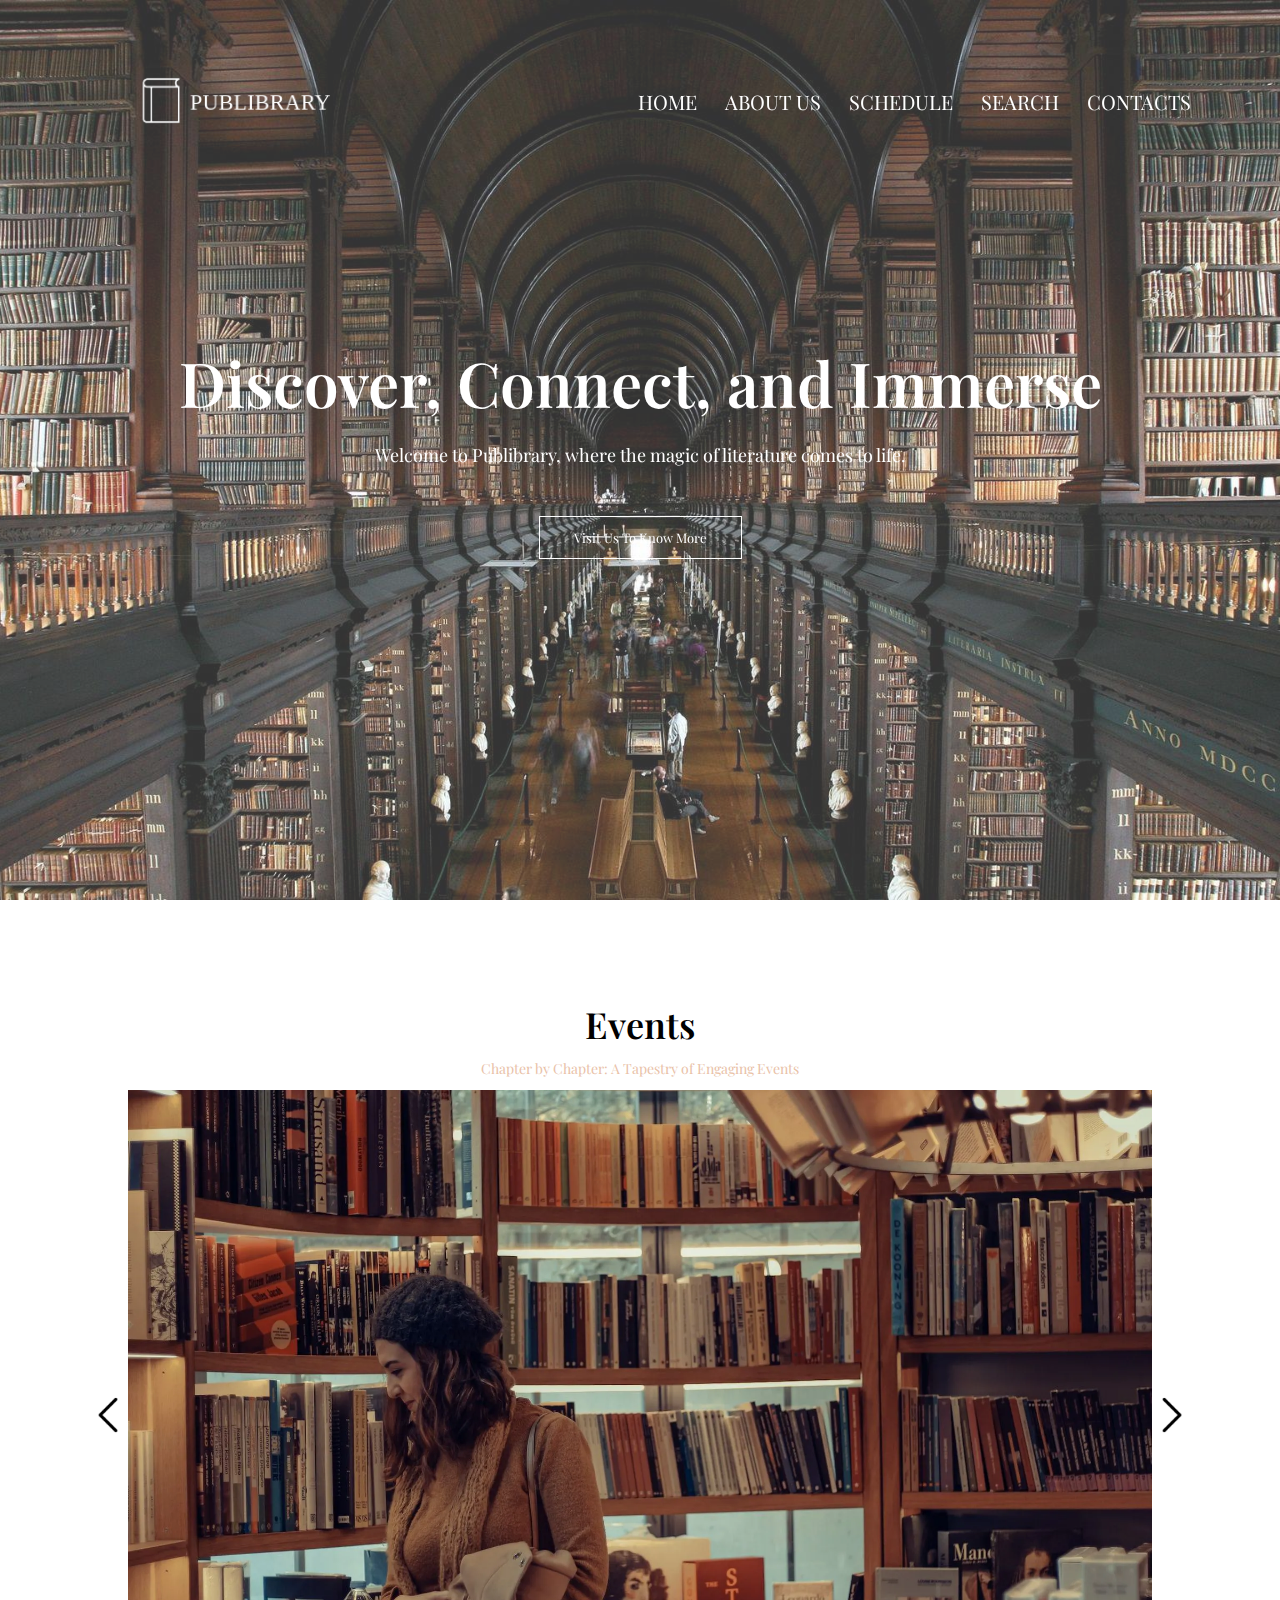
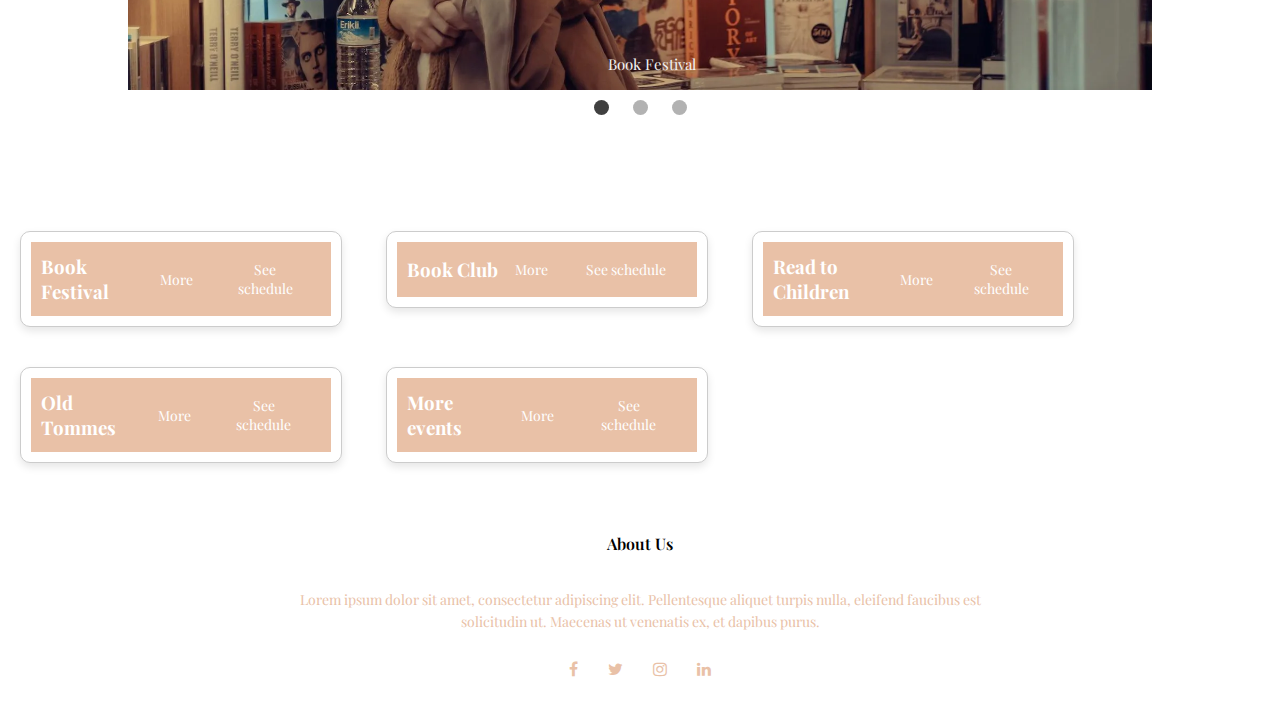
<file: index.html>
<!DOCTYPE html>
<html>
    <head>
        <meta name=”viewport” content=”width=device-width, height=device-height, initial-scale=1.0, user-scalable=yes, maximum-scale=5.0″ />
        <title>Public Library</title>
        <link rel="preconnect" href="https://fonts.googleapis.com">
<link rel="preconnect" href="https://fonts.gstatic.com" crossorigin>
<link href="https://fonts.googleapis.com/css2?family=Playfair+Display:wght@400;500;600;700&display=swap" rel="stylesheet">
        <link rel="stylesheet" href="style.css">
       <link rel="stylesheet" href=" https://stackpath.bootstrapcdn.com/font-awesome/4.7.0/css/font-awesome.min.css">
    </head>
    <body>
        <section class="header">
        <nav>
            <a href="index.html"><img src="Imagens/logo.png"></a>
            <div class="nav-links" id="navLinks">
                <ul>
                    <li><a href="index.html">HOME</a></li>
                    <li><a href="aboutus.html">ABOUT US</a></li>
                    <li><a href="schedule.html">SCHEDULE</a></li>
                    <li><a href="search.html">SEARCH</a></li>
                    <li><a href="contactus.html">CONTACTS</a></li>
                </ul>
            </div>
        </nav>
        <div class="text-box">
            <h1>Discover, Connect, and Immerse</h1>
            <p>Welcome to Publibrary, where the magic of literature comes to life. </p>
            <a href="aboutus.html" class="hero-btn">Visit Us To Know More</a>
        </div>
        </section>

        <!------Events----->

        <section class="events">
            <h1>Events</h1>
            <p>Chapter by Chapter: A Tapestry of Engaging Events</p>
            <div class="carousel">
                <button class="carousel_button carousel_button--left is hidden">
                    <img class="carousel_img" src="Imagens/left.png" alt="">
                </button>
                <div class="carousel_track-container">
                    <ul class="carousel_track">
                        <li class="carousel_slide current-slide">
                            <img class="carousel_images" src="Imagens/1.webp" alt="">
                            <div class="text">Book Festival</div>
                        </li>
                        <li class="carousel_slide">
                            <img class="carousel_images" src="Imagens/2.jpg" alt="">
                            <div class="text">Book Club</div>
                        </li>
                        <li class="carousel_slide">
                            <img class="carousel_images" src="Imagens/3.jpg" alt="">
                            <div class="text">Read To Children</div>
                        </li>
                    </ul>
                </div>
                <button class="carousel_button carousel_button--right">
                    <img class="carousel_img" src="Imagens/right.png" alt="">
                    
                </button>
                <div class="carousel_nav">
                    <button class="carousel_indicator current-slide"></button>
                    <button class="carousel_indicator"></button>
                    <button class="carousel_indicator"></button>
                </div>
            </div>

        </section>

        <script src="carousel.js"></script>
        <section>
            <!DOCTYPE html>
<html lang="en">
<head>
    <meta charset="UTF-8">
    <meta name="viewport" content="width=device-width, initial-scale=1.0">
    <title>Card Page</title>
    <style>
        body {
            font-family: Arial, sans-serif;
        }

        .card {
            border: 1px solid #ccc;
            margin: 20px;
            padding: 10px;
            max-width: 300px;
        }

        .card-header {
            display: flex;
            justify-content: space-between;
            align-items: center;
            cursor: pointer;
        }

        .card-content {
            display: none;
            margin-top: 10px;
        }
    </style>
</head>
<body>

<div class="card" id="card1">
    <div class="card-header">
        <h3>Book Festival</h3>
        <button onclick="toggleContent('card1')">More</button>
        <button onclick="navigateToPage('schedule.html')">See schedule</button>
    </div>
    <div class="card-content">
        <p>Step into a world of literary wonder at our Book Festival, where imagination knows no bounds 
            and stories come to life. Dive into a celebration of words, ideas, and the magic that unfolds
             between the pages. Join fellow book enthusiasts, explore a diverse array of authors and genres, 
             and revel in the joy of a shared passion for literature. From captivating discussions to
              exciting book signings, our festival is a celebration of the written word that promises
               inspiration and discovery for every book lover.</p>
    </div>
</div>

<div class="card" id="card2">
    <div class="card-header">
        <h3>Book Club</h3>
        <button onclick="toggleContent('card2')">More</button>
        <button onclick="navigateToPage('schedule.html')">See schedule</button>
    </div>
    <div class="card-content">
        <p> Join our book club, where pages turn into friendships and stories create lasting bonds. 
            Immerse yourself in the joy of shared stories, lively discussions, and the magic of
             discovering new worlds together. Whether you're a seasoned reader or just starting your 
             literary journey, our book club is a welcoming space for all who cherish the love of a
              good book and the joy of sharing that love with others.</p>
    </div>
</div>

<div class="card" id="card3">
    <div class="card-header">
        <h3>Read to Children</h3>
        <button onclick="toggleContent('card3')">More</button>
        <button onclick="navigateToPage('schedule.html')">See schedule</button>
    </div>
    <div class="card-content">
        <p>Embark on a magical journey with our Children's Reading Adventure! Immerse young minds in the 
            enchanting world of stories, where each book becomes a gateway to imagination and discovery.
             Join us for captivating tales, colorful illustrations, and the joy of shared moments between 
             storytellers and little listeners. Fostering a love for reading from an early age, our reading
              sessions are designed to spark curiosity, inspire creativity, and create cherished memories 
              that will last a lifetime. Let's embark on a reading adventure together, where every story is 
              a stepping stone to a brighter, more imaginative future.</p>
    </div>
</div>

<div class="card" id="card4">
    <div class="card-header">
        <h3>Old Tommes</h3>
        <button onclick="toggleContent('card4')">More</button>
        <button onclick="navigateToPage('schedule.html')">See schedule</button>
    </div>
    <div class="card-content">
        <p>EIndulge your passion for the rare and timeless at our Vintage Book Collectors Now events. 
            Join fellow enthusiasts in a celebration of literary history, where the allure of vintage books
             beckons collectors and connoisseurs alike. Immerse yourself in the charm of well-preserved classics, 
             explore hidden treasures, and connect with fellow collectors who share your love for the written word
              of bygone eras. From exclusive book fairs to expert talks on preservation, our events are curated to
               transport you into the enchanting world of vintage book collecting. Unearth literary gems, share stories,
                and be part of a community dedicated to preserving the legacy of extraordinary books.</p>
    </div>
</div>

<div class="card" id="card5">
    <div class="card-header">
        <h3>More events</h3>
        <button onclick="toggleContent('card5')">More</button>
        <button onclick="navigateToPage('schedule.html')">See schedule</button>
    </div>
    <div class="card-content">
        <p>Discover a tapestry of literary events that cater to every reader's passion! Our diverse lineup 
            of literary gatherings promises something for everyone. From author meet-and-greets to thought-provoking
             panel discussions, book signings, and interactive workshops, our events are designed to celebrate the 
             written word in all its forms. Join us for a journey through the literary landscape, where each event 
             is a unique opportunity to connect with fellow enthusiasts, explore new perspectives, and celebrate the
              joy of storytelling. Embrace the magic of literature with our vibrant community of readers and writers,
               and let the pages of our events unfold new adventures for every book lover.</p>
    </div>
</div>


<script>
    function toggleContent(cardId) {
        var content = document.getElementById(cardId).getElementsByClassName('card-content')[0];
        content.style.display = (content.style.display === 'none' || content.style.display === '') ? 'block' : 'none';
    }

    function navigateToPage(page) {
        window.location.href = page;
    }
</script>

</body>
</html>

        </section>

        <section class="footer">
            <h4>About Us</h4>
            <p>Lorem ipsum dolor sit amet, consectetur adipiscing elit.
                Pellentesque aliquet turpis nulla, eleifend faucibus est <br>solicitudin ut.
                 Maecenas ut venenatis ex, et dapibus purus.
            </p>
            <div class="icons">
                <i class="fa fa-facebook"></i>
                <i class="fa fa-twitter"></i>
                <i class="fa fa-instagram"></i>
                <i class="fa fa-linkedin"></i>
            </div>

        </section>
    </body>
</html>
</file>
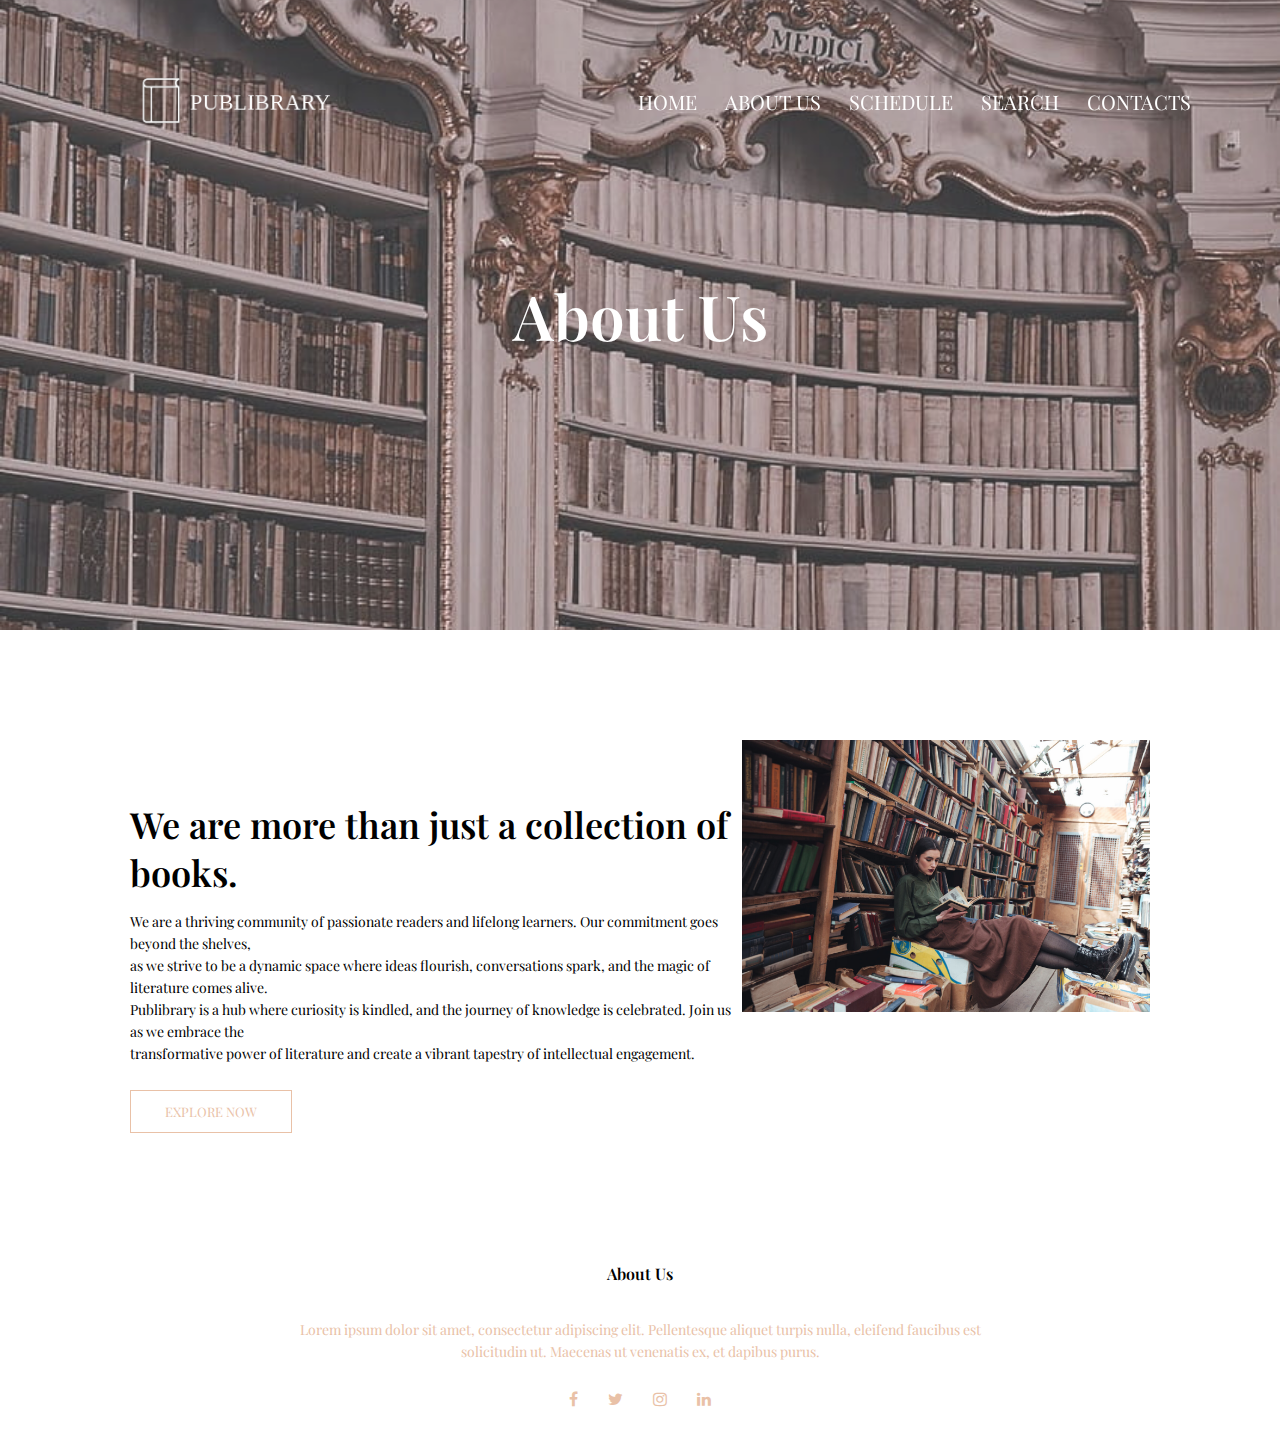
<file: aboutus.html>
<!DOCTYPE html>
<html>
    <head>
        <meta name=”viewport” content=”width=device-width, height=device-height, initial-scale=1.0, user-scalable=yes, maximum-scale=5.0″ />
        <title>Public Library</title>
        <link rel="preconnect" href="https://fonts.googleapis.com">
<link rel="preconnect" href="https://fonts.gstatic.com" crossorigin>
<link href="https://fonts.googleapis.com/css2?family=Playfair+Display:wght@400;500;600;700&display=swap" rel="stylesheet">
        <link rel="stylesheet" href="style.css">
       <link rel="stylesheet" href=" https://stackpath.bootstrapcdn.com/font-awesome/4.7.0/css/font-awesome.min.css">
    </head>
    <body>
        <section class="sub-header">
        <nav>
            <a href="index.html"><img src="Imagens/logo.png"></a>
            <div class="nav-links" id="navLinks">
                <ul>
                    <li><a href="index.html">HOME</a></li>
                    <li><a href="aboutus.html">ABOUT US</a></li>
                    <li><a href="schedule.html">SCHEDULE</a></li>
                    <li><a href="search.html">SEARCH</a></li>
                    <li><a href="contactus.html">CONTACTS</a></li>
                </ul>
            </div>
        </nav>
        <div class="text-box">
            <h1>About Us</h1>
        </div>
    </section>

        <!------about us content------>
    <section class="about-us">
            <div class="row">
                <div class="about-col">
                    <img src="Imagens/about.jpg" ALIGN="right" alt="">

                </div>

                <div class="about-col">
                    <h1>We are more than just a collection of books.</h1>
                    <p> We are a thriving community of passionate readers and lifelong learners.
                        Our commitment goes beyond the shelves, <br> as we strive to be a dynamic space where ideas flourish, conversations spark,
                        and the magic of literature comes alive. <br> Publibrary is a hub where curiosity is kindled, and the journey of 
                        knowledge is celebrated. Join us as we embrace the <br> transformative power of literature and create a vibrant tapestry 
                        of intellectual engagement.</p>
                     <a href="" class="hero-btn2" >EXPLORE NOW</a>
                </div>

            </div>

    </section>
    <section class="footer">
        <h4>About Us</h4>
        <p>Lorem ipsum dolor sit amet, consectetur adipiscing elit.
            Pellentesque aliquet turpis nulla, eleifend faucibus est <br>solicitudin ut.
             Maecenas ut venenatis ex, et dapibus purus.
        </p>
        <div class="icons">
            <i class="fa fa-facebook"></i>
            <i class="fa fa-twitter"></i>
            <i class="fa fa-instagram"></i>
            <i class="fa fa-linkedin"></i>
        </div>
    </section>





    </body>
</html>
</file>
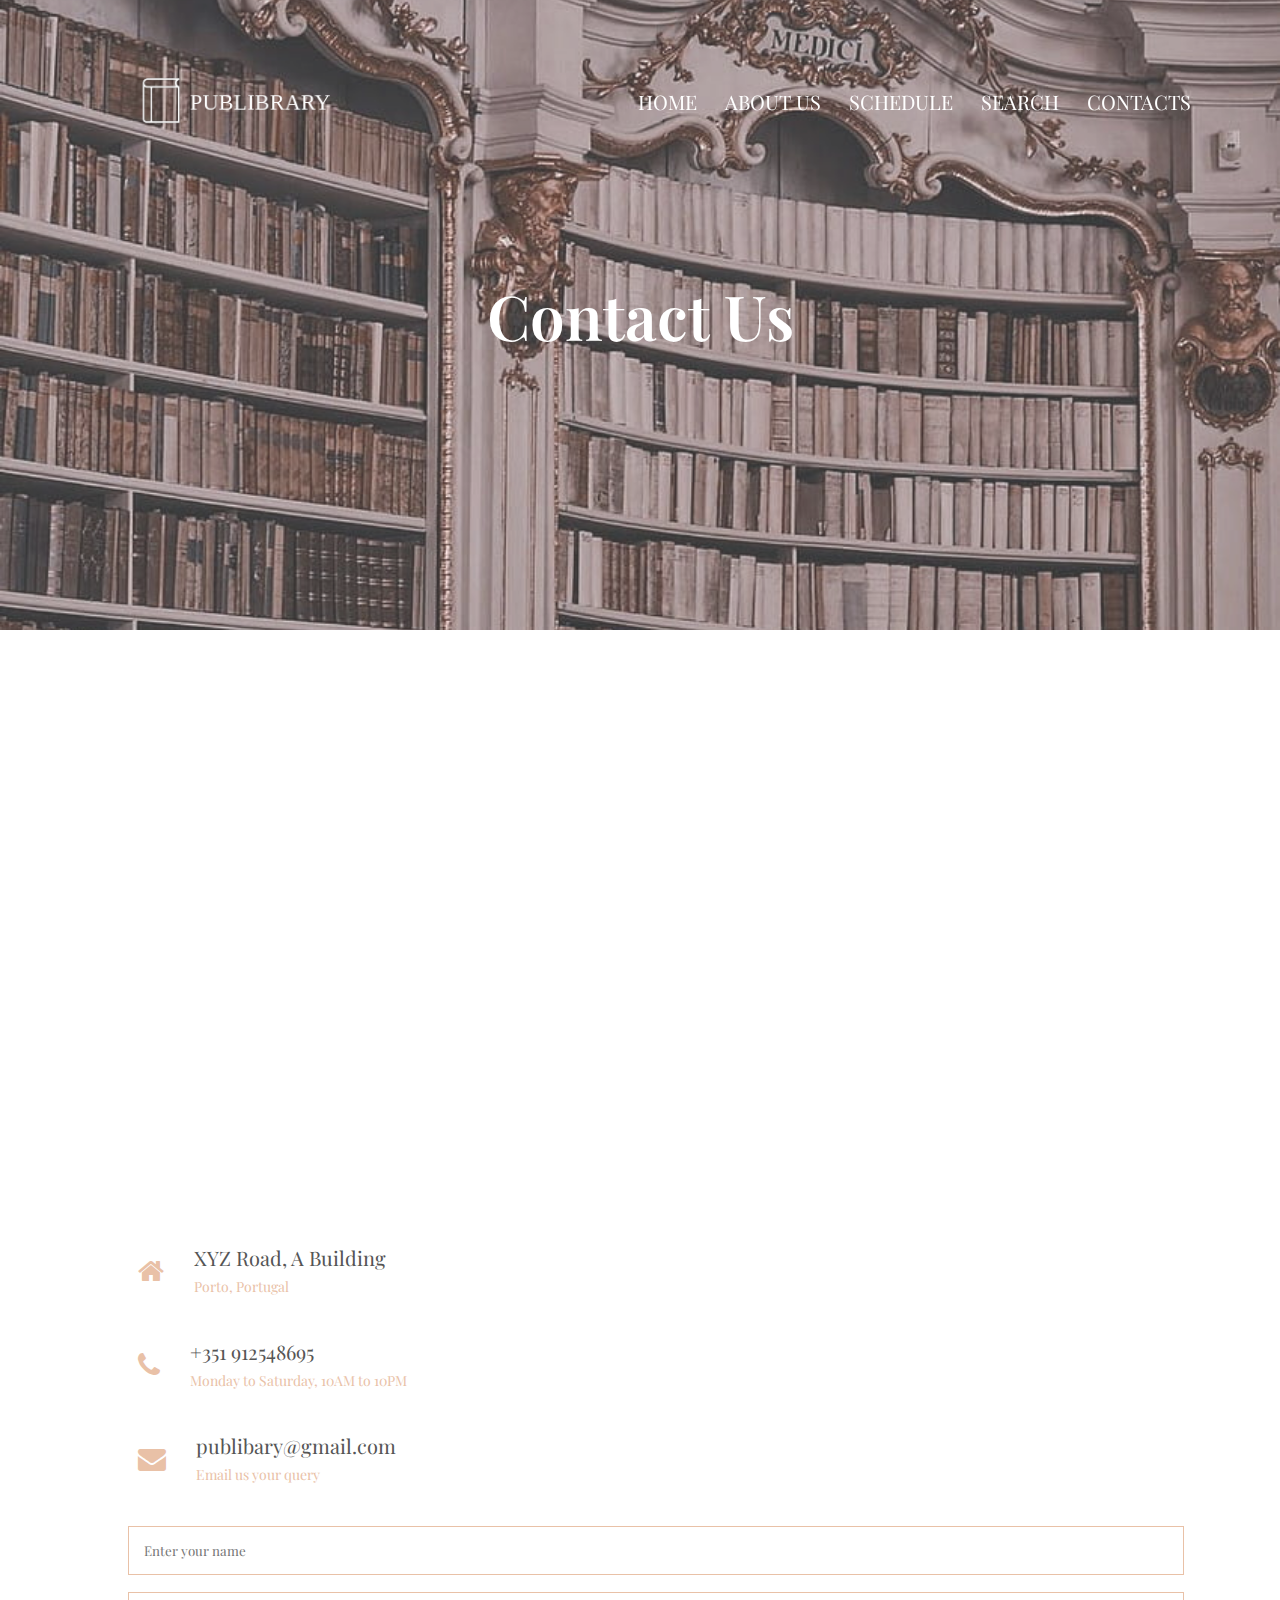
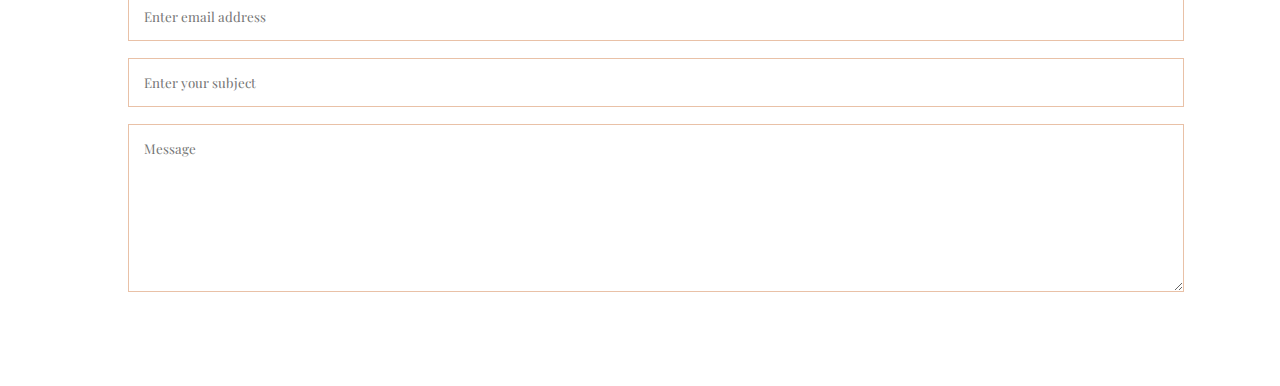
<file: contactus.html>
<!DOCTYPE html>
<html>
    <head>
        <meta name=”viewport” content=”width=device-width, height=device-height, initial-scale=1.0, user-scalable=yes, maximum-scale=5.0″ />
        <title>Public Library</title>
        <link rel="preconnect" href="https://fonts.googleapis.com">
<link rel="preconnect" href="https://fonts.gstatic.com" crossorigin>
<link href="https://fonts.googleapis.com/css2?family=Playfair+Display:wght@400;500;600;700&display=swap" rel="stylesheet">
        <link rel="stylesheet" href="style.css">
       <link rel="stylesheet" href=" https://stackpath.bootstrapcdn.com/font-awesome/4.7.0/css/font-awesome.min.css">
    </head>
    <body>
        <section class="sub-header">
        <nav>
            <a href="index.html"><img src="Imagens/logo.png"></a>
            <div class="nav-links" id="navLinks">
                <i class="fa fa-times" aria-hidden="true" ></i>
                <ul>
                    <li><a href="index.html">HOME</a></li>
                    <li><a href="aboutus.html">ABOUT US</a></li>
                    <li><a href="schedule.html">SCHEDULE</a></li>
                    <li><a href="search.html">SEARCH</a></li>
                    <li><a href="contactus.html">CONTACTS</a></li>
                </ul>
            </div>
            <i class="fa fa-bars" aria-hidden="true"></i>
        </nav>
        <div class="text-box">
            <h1>Contact Us</h1>
        </div>
        </section>

        <!------contact us content------>

        <section class="location">
            <iframe src="https://www.google.com/maps/embed?pb=!1m18!1m12!1m3!1d3089659.281664799!2d-11.364911556623682!3d40.866488643301174!2m3!1f0!2f0!3f0!3m2!1i1024!2i768!4f13.1!3m3!1m2!1s0xd2464dcf46cd243%3A0x848698c37047218b!2sISLA%20-%20Instituto%20Polit%C3%A9cnico%20de%20Gest%C3%A3o%20e%20Tecnologia!5e0!3m2!1sen!2spt!4v1704967474055!5m2!1sen!2spt" width="600" height="450" style="border:0;" allowfullscreen="" loading="lazy" referrerpolicy="no-referrer-when-downgrade"></iframe>

        </section>

        <section class="contact-us">
            <div class="contact-col">
                <div>
                    <i class="fa fa-home"></i>
                    <span>
                        <h5>XYZ Road, A Building</h5>
                        <p>Porto, Portugal</p>
                    </span>
                </div>
                <div>
                    <i class="fa fa-phone"></i>
                    <span>
                        <h5>+351 912548695</h5>
                        <p>Monday to Saturday, 10AM to 10PM</p>
                    </span>
                </div>
                <div>
                    <i class="fa fa-envelope"></i>
                    <span>
                        <h5>publibary@gmail.com</h5>
                        <p>Email us your query</p>
                    </span>
                </div>
            </div>

            <div class="contact-col" ALIGN="right">

                <form action="">
                        <input type="text"placeholder="Enter your name" required>
                        <input type="email"placeholder="Enter email address" required>
                        <input type="text"placeholder="Enter your subject" required>
                        <textarea rows="8" placeholder="Message" required></textarea>
                        <button type="submit" class="hero-btn">Send Message</button>
                </form>
</div>
</div>

        </section>





    </body>
</html>
</file>
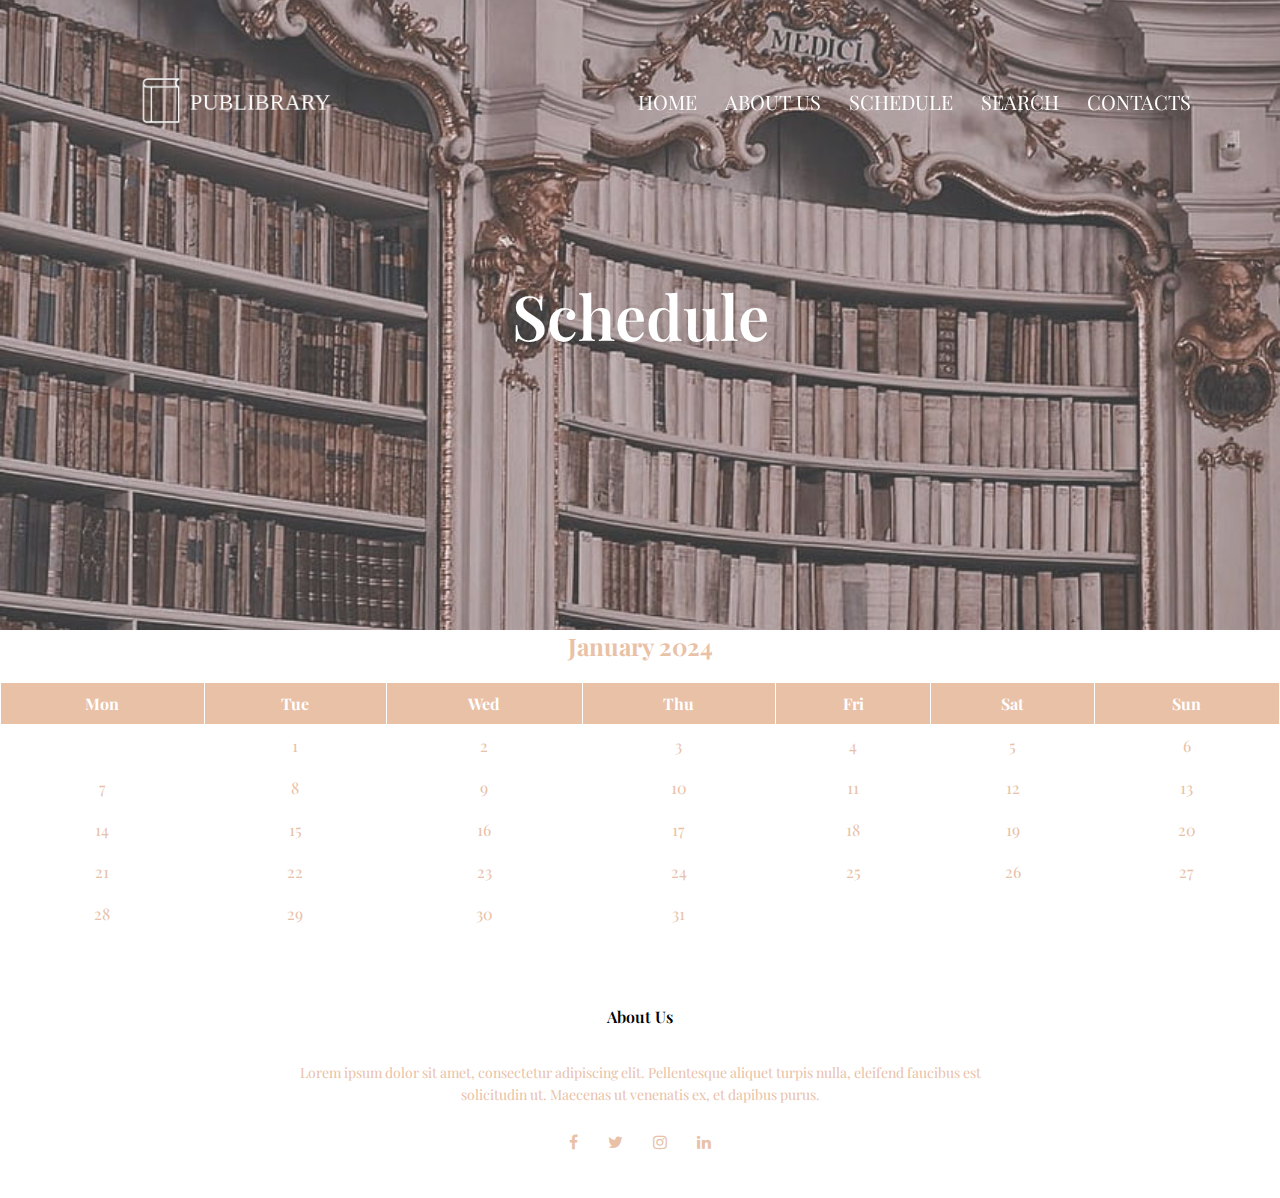
<file: schedule.html>
<!DOCTYPE html>
<html>
    <head>
        <meta name=”viewport” content=”width=device-width, height=device-height, initial-scale=1.0, user-scalable=yes, maximum-scale=5.0″ />
        <title>Public Library</title>
        <link rel="preconnect" href="https://fonts.googleapis.com">
<link rel="preconnect" href="https://fonts.gstatic.com" crossorigin>
<link href="https://fonts.googleapis.com/css2?family=Playfair+Display:wght@400;500;600;700&display=swap" rel="stylesheet">
        <link rel="stylesheet" href="style.css">
       <link rel="stylesheet" href=" https://stackpath.bootstrapcdn.com/font-awesome/4.7.0/css/font-awesome.min.css">
    </head>
    <body>
        <section class="sub-header">
        <nav>
            <a href="index.html"><img src="Imagens/logo.png"></a>
            <div class="nav-links" id="navLinks">
                <ul>
                    <li><a href="index.html">HOME</a></li>
                    <li><a href="aboutus.html">ABOUT US</a></li>
                    <li><a href="schedule.html">SCHEDULE</a></li>
                    <li><a href="search.html">SEARCH</a></li>
                    <li><a href="contactus.html">CONTACTS</a></li>
                </ul>
            </div>
        </nav>
        <div class="text-box">
            <h1>Schedule</h1>
        </div>
    </section>

        <!------about us content------>
        <section>
            
  <div id="calendar-container">
    <h2 class="month">January 2024</h2>
    
    <table id="calendar-table">
      <thead>
        <tr>
          <th>Mon</th>
          <th>Tue</th>
          <th>Wed</th>
          <th>Thu</th>
          <th>Fri</th>
          <th>Sat</th>
          <th>Sun</th>
        </tr>
      </thead>
      <tbody id="calendar-body">
        <tr>
          <td>1</td>
          <td>2</td>
          <td>3</td>
          <td>4</td>
          <td>5</td>
          <td>6</td>
          <td>7</td>
        </tr>
        <tr>
          <td>8</td>
          <td>9</td>
          <td>10</td>
          <td>11</td>
          <td>12</td>
          <td>13</td>
          <td>14</td>
        </tr>
        <tr>
          <td>15</td>
          <td>16</td>
          <td>17</td>
          <td>18</td>
          <td>19</td>
          <td>20</td>
          <td>21</td>
        </tr>
        <tr>
          <td>22</td>
          <td>23</td>
          <td>24</td>
          <td>25</td>
          <td>26</td>
          <td>27</td>
          <td>28</td>
        </tr>
        <tr>
          <td>29</td>
          <td>30</td>
          <td>31</td>
        </tr>
      </tbody>
    </table>
  </div>
  <script>
    document.addEventListener("DOMContentLoaded", function() {
      const calendarBody = document.getElementById("calendar-body");
      const currentMonthElement = document.getElementById("current-month");

      function generateCalendar(year, month) {
        const firstDay = new Date(year, month, 1).getDay();
        const lastDay = new Date(year, month + 1, 0).getDate();
        const daysInWeek = 7;

        let calendarHTML = "";
        let dayCounter = 1;

        for (let i = 0; i < 6; i++) {
          calendarHTML += "<tr>";
          for (let j = 0; j < daysInWeek; j++) {
            if (i === 0 && j < firstDay) {
              calendarHTML += "<td></td>";
            } else if (dayCounter <= lastDay) {
              calendarHTML += `<td onclick="alert('Clicked on ${dayCounter}');">${dayCounter}</td>`;
              dayCounter++;
            } else {
              calendarHTML += "<td></td>";
            }
          }
          calendarHTML += "</tr>";
        }

        calendarBody.innerHTML = calendarHTML;
      }

      function updateCalendarHeader(year, month) {
        const monthNames = ["January", "February", "March", "April", "May", "June", "July", "August", "September", "October", "November", "December"];
        currentMonthElement.textContent = `${monthNames[month]} ${year}`;
      }

      // Initial rendering for January 2024
      generateCalendar(2024, 0);
      updateCalendarHeader(2024, 0);
    });
  </script>

        </section>

    <section class="footer">
        <h4>About Us</h4>
        <p>Lorem ipsum dolor sit amet, consectetur adipiscing elit.
            Pellentesque aliquet turpis nulla, eleifend faucibus est <br>solicitudin ut.
             Maecenas ut venenatis ex, et dapibus purus.
        </p>
        <div class="icons">
            <i class="fa fa-facebook"></i>
            <i class="fa fa-twitter"></i>
            <i class="fa fa-instagram"></i>
            <i class="fa fa-linkedin"></i>
        </div>
    </section>




    </body>
</html>
</file>
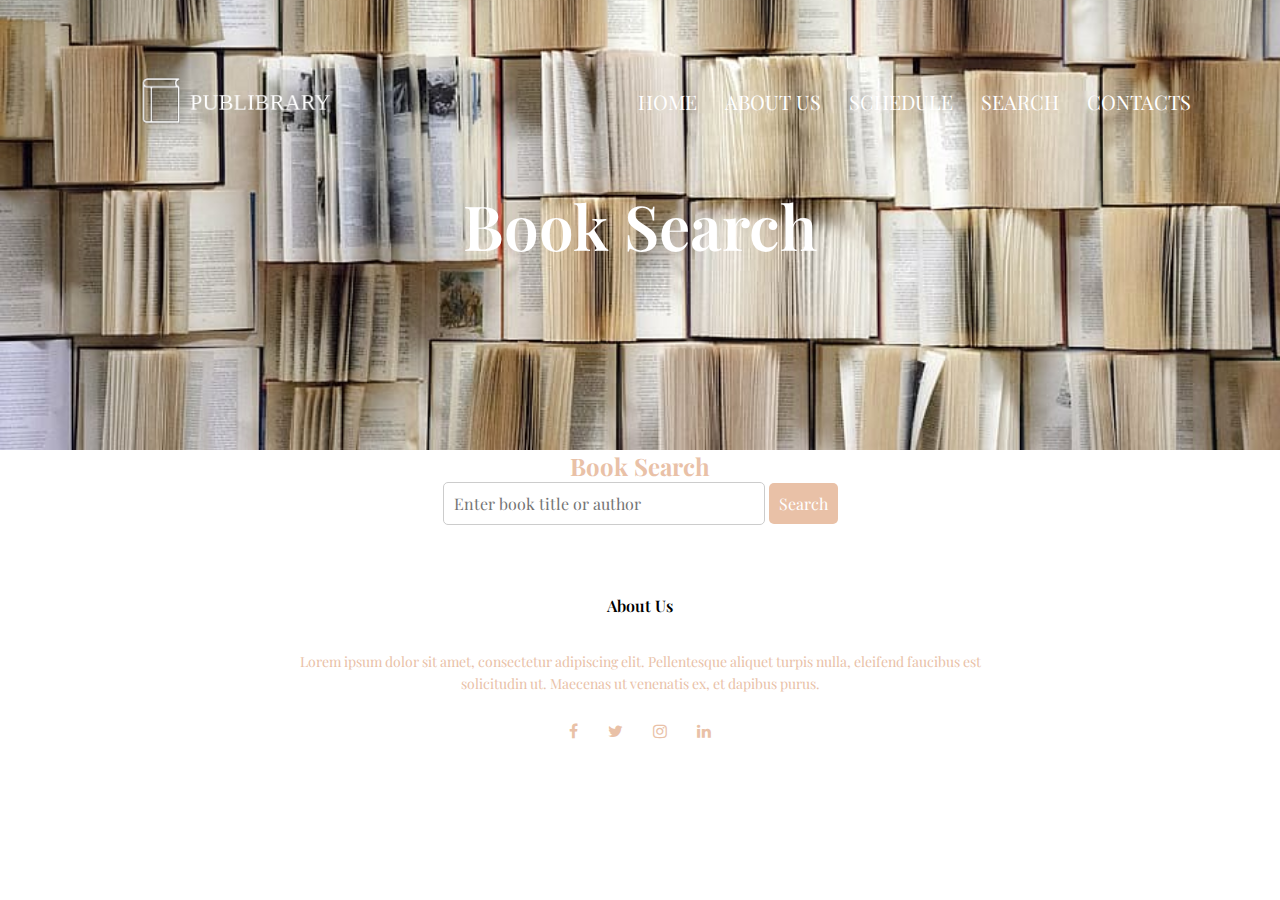
<file: search.html>
<!DOCTYPE html>
<html>
    <head>
        <meta name=”viewport” content=”width=device-width, height=device-height, initial-scale=1.0, user-scalable=yes, maximum-scale=5.0″ />
        <title>Public Library</title>
        <link rel="preconnect" href="https://fonts.googleapis.com">
<link rel="preconnect" href="https://fonts.gstatic.com" crossorigin>
<link href="https://fonts.googleapis.com/css2?family=Playfair+Display:wght@400;500;600;700&display=swap" rel="stylesheet">
        <link rel="stylesheet" href="style.css">
       <link rel="stylesheet" href=" https://stackpath.bootstrapcdn.com/font-awesome/4.7.0/css/font-awesome.min.css">
    </head>
    <body>
        <section class="sub-header2">
        <nav>
            <a href="index.html"><img src="Imagens/logo.png"></a>
            <div class="nav-links" id="navLinks">
                <ul>
                    <li><a href="index.html">HOME</a></li>
                    <li><a href="aboutus.html">ABOUT US</a></li>
                    <li><a href="schedule.html">SCHEDULE</a></li>
                    <li><a href="search.html">SEARCH</a></li>
                    <li><a href="contactus.html">CONTACTS</a></li>
                </ul>
            </div>
        </nav>
        <div class="text-box">
            <h1>Book Search</h1>
        </div>
    </section>

        <!------search content------>
        <div id="search-container">
            <h2 style="color: #e9c1a7;">Book Search</h2>
            <input type="text" id="search-input" placeholder="Enter book title or author">
            <button id="search-button" onclick="searchBooks()">Search</button>
        </div>
        
        <div id="search-results">
            <!-- Search results will be displayed here -->
        </div>
        
        <script>
            function searchBooks() {
                //gff Replace this with actual search functionality using JavaScript or connect to a server/database
                var searchInput = document.getElementById('search-input').value;
                var searchResultsContainer = document.getElementById('search-results');
        
                // Sample results (replace with your actual search logic)
                var results = [
                    { title: 'Book 1', author: 'Author 1' },
                    { title: 'Book 2', author: 'Author 2' },
                    { title: 'Book 3', author: 'Author 3' }
                    // Add more results as needed
                ];
        
                // Clear previous results
                searchResultsContainer.innerHTML = '';
        
                // Display search results
                results.forEach(function (result) {
                    var resultElement = document.createElement('div');
                    resultElement.classList.add('book-result');
                    resultElement.innerHTML = '<div class="book-info"><strong>Title:</strong> ' + result.title + '<br><strong>Author:</strong> ' + result.author + '</div>';
                    searchResultsContainer.appendChild(resultElement);
                });
            }
        </script>

    </section>
    <section class="footer">
        <h4>About Us</h4>
        <p>Lorem ipsum dolor sit amet, consectetur adipiscing elit.
            Pellentesque aliquet turpis nulla, eleifend faucibus est <br>solicitudin ut.
             Maecenas ut venenatis ex, et dapibus purus.
        </p>
        <div class="icons">
            <i class="fa fa-facebook"></i>
            <i class="fa fa-twitter"></i>
            <i class="fa fa-instagram"></i>
            <i class="fa fa-linkedin"></i>
        </div>
    </section>



    </body>
</html>
</file>
<file: style.css>
*{
    margin: 0;
    padding: 0;
    font-family: 'Playfair Display', serif;
}

.header{
    min-height: 100vh;
    width: 100%;
    background-image: url(Imagens/banner.jpg);
    filter: opacity(80%);
    background-position: center;
    background-size: cover;
    position: relative;
}
nav{
    display: flex;
    padding: 2% 6%;
    justify-content: space-between;
    align-items: center;
}
nav img{
    width: 500px;
}
.nav-links{
    flex: 150px;
    text-align: right;
}
.nav-links ul li{
    list-style-type: none;
    display: inline-block;
    padding: 8px 12px;
    position: relative;
}
.nav-links ul li a{
    color: #fff;
    text-decoration: none;
    font-size: 20px;
}
.nav-links ul li::after{
    content: '';
    width: 0%;
    height: 2px;
    background: #e9c1a7;
    display: block;
    margin: auto;   
    transition: 0.5s;
}
.nav-links ul li:hover::after{
    width: 100%;
}
.text-box{
    width: 90%;
    color: #fff;
    position: absolute;
    top: 50%;
    left: 50%;
    transform: translate(-50%,-50%);
    text-align: center;
}
.text-box h1{
    font-size: 62px;
}
.text-box p{
    margin: 10px 0 40px;
    font-size: 18px;
    color:#fff ;
}
.hero-btn{
    display: inline-block;
    text-decoration: none;
    color: #fff;
    border: 1px solid #fff;
    padding: 12px 34px;
    font-size: 13px;
    background: transparent;
    position: relative;
    cursor: pointer;
}
.hero-btn:hover{
    border: 1px solid #e9c1a7;
    background: #e9c1a7;
    transition: 1s;
}
nav .fa{
    display: none;
}
@media(max-width: 700px){
    .text-box h1{
        font-size: 20px;
    }
    .nav-links{
        position: absolute;
        background: #e9c1a7;
        height: 100vh;
        width: 200px;
        top: 0;
        right: -200px;
        text-align: left;
        z-index: 2;
        transition: 1s;

    }
    nav .fa{
        display: block;
        color: #fff;
        margin: 10px;
        font-size: 22px;
        cursor: pointer;
    }
    .nav-links ul{
        padding: 30px;
    }
}

/*-----events-----*/

.events{
    width: 80%;
    margin: auto;
    text-align: center;
    padding: 100px;
}
h1{
    font-size: 36px;
    font-weight: 600;
}
p{
    color: #e9c1a7;
    font-size: 14px;
    font-weight: 300;
    line-height: 22px;
    padding: 10px;
}

/*-----carousel-----*/

.carousel{
    position: relative;
    height: 600px;
    margin: auto;
    width: 0 auto;
}

.carousel_images{
    width: 100%;
    height: 100%;
    object-fit: cover;
}
.carousel_track-container{
    background: #e9c1a7;
    height: 100%;
    position: relative;
    overflow: hidden;
}
.carousel_track{
    padding: 0;
    margin: 0;
    list-style: none;
    position: relative;
    height: 100%;
    transition: transform 250ms ease-in;
}
.carousel_slide{
    position: absolute;
    top: 0;
    bottom: 0;
    width: 100%;
}
.carousel_button{
    position: absolute;
    top: 50%;
    transform: translate(-50%);
    background: transparent;
    border: 0;
    cursor: pointer;
}
.carousel_button--left{
    left: -20px;
}
.carousel_button--right{
    right: -70px;
}
.carousel_img{
    width: 50px;
}
.carousel_nav{
    display: flex;
    justify-content: center;
    padding: 10px 0;
}
.carousel_indicator{
    border: 0;
    border-radius: 50%;
    width: 15px;
    height: 15px;
    background: rgba(0,0,0,.3);
    margin: 0 12px;
    cursor: pointer;
}
.carousel_indicator.current-slide{
    background: rgba(0,0,0,.75);
}
.is-hidden {
    display: none;
}



.footer{
    width: 100%;
    text-align: center;
    padding: 30px 0;
}
.footer h4{
    margin-bottom: 25px;
    margin-top: 20px;
    font-weight: 600;
}
.icons .fa{
    color: #e9c1a7;
    margin: 0 13px;
    cursor: pointer;
    padding: 18px 0;
}

/*------ about us page ------*/

.sub-header{
    min-height: 70vh;
    width: 100%;
    background-image: url(Imagens/background.jpg);
    filter: opacity(80%);
    background-position: center;
    background-size: cover;
    color: #fff;
}
.sub-header h1{
    margin: 100px;
}
.about-us{
    width: 80%;
    margin: auto;
    padding-top: 80px;
    padding-bottom: 50px;
}
.about-col{
    flex-basis: 48%;
    padding: 30px 2px;
}
.about-col img{
    width: 40%;
}    
.about-col h1{
    padding-top: 0;
}
.about-col p{
    padding: 15px 0 25px;
    color: black;
}
.hero-btn2{
    display: inline-block;
    text-decoration: none;
    color: #e9c1a7;
    border: 1px solid #e9c1a7;
    padding: 12px 34px;
    font-size: 13px;
    background: transparent;
    position: relative;
    cursor: pointer;
}
.hero-btn2:hover{
    border: 1px solid #e9c1a7;
    background: #e9c1a7;
    color: #fff;
    transition: 1s;
}

body {
    background-color: #fff;
    margin: 0;
    align-items: center;
    justify-content: center;
    min-height: 100vh;
}
.card-container{
    display: flex;
    align-items: center;
    justify-content: center;
    min-height: 100vh;
}
.card {
    border: 1px solid #ddd;
    border-radius: 10px;
    background-color: #fff;
    box-shadow: 0 4px 8px rgba(0, 0, 0, 0.1);
    margin: 20px;
    width: 300px;
    overflow: hidden;
    transition: box-shadow 0.3s ease-in-out;
    display: inline-block; /* Display cards inline */
    vertical-align: top; /* Align cards to the top */
}
.card:hover {
    box-shadow: 0 8px 16px rgba(0, 0, 0, 0.2);
}

.card-header {
    display: flex;
    justify-content: space-between;
    align-items: center;
    padding: 10px;
    background-color: #e9c1a7;
    color: #fff;
    cursor: pointer;
}

.card-content {
    display: none;
    padding: 10px;
}

.card button {
    background-color: #e9c1a7;
    color: #fff;
    border: none;
    padding: 8px 16px;
    cursor: pointer;
    font-size: 14px;
    margin-right: 5px;
    transition: background-color 0.3s ease-in-out;
}

.card button:hover {
    background-color: #e9c1a7;
}
/*------ contact us page ------*/
.location{
    width: 80;
    margin: auto;
    padding: 80px 0;
    text-align: center;
}
.location iframe{
    width: 80%;
}
.contact-us{
    width: 80%;
    margin: auto;
}
.contact-col{
    flex-basis: 48%;
    margin-bottom: 30px;
}
.contact-col div{
    display: flex;
    align-items: center;
    margin-bottom: 40px;
}
.contact-col div .fa{
    font-size: 28px;
    color: #e9c1a7;
    margin: 10px;
    margin-right: 30px;
}
.contact-col div p{
    padding: 0;
}
.contact-col div h5{
    font-size: 20px;
    margin-bottom: 5px;
    color: #555;
    font-weight: 400;
}   
.contact-col input, .contact-col textarea{
    width: 100%;
    padding: 15px;
    margin-bottom: 17px;
    outline: none;
    border: 1px solid #e9c1a7;
}
.contact-col{
    flex-basis: 48%;
    margin-bottom: 30px;
}

/*------ schedule page ------*/

table {
    border-collapse: collapse;
    background: #fff;
    color: #e9c1a7;
    width: 100%;
    margin-top: 20px;
}
th, td { 
    border: 1px solid #fff;
    padding: 10px;
    text-align: center;
}
th {
    background-color: #e9c1a7;
    color: #fff;
  }
.month{
    text-align: center;
    color: #e9c1a7;
}

/*------ search page ------*/


#search-container {
    text-align: center;
    margin-bottom: 20px;
}

#search-input {
    padding: 10px;
    width: 300px;
    border: 1px solid #ccc;
    border-radius: 5px;
    font-size: 16px;
}

#search-button {
    padding: 10px;
    background-color: #e9c1a7;
    color: #fff;
    border: none;
    border-radius: 5px;
    cursor: pointer;
    font-size: 16px;
}

#search-results {
    text-align: left;
    max-width: 600px;
    margin: 0 auto;
}

.book-result {
    margin-bottom: 20px;
    border: 1px solid #ddd;
    padding: 15px;
    border-radius: 8px;
    background-color: #fff;
    box-shadow: 0 2px 4px rgba(0, 0, 0, 0.1);
    transition: box-shadow 0.3s ease-in-out;
}

.book-result:hover {
    box-shadow: 0 4px 8px rgba(0, 0, 0, 0.2);
}

.book-info {
    font-size: 16px;
}

.sub-header2{
    min-height: 50vh;
    width: 100%;
    background-image: url(Imagens/b2.png);
    background-position: center;
    background-size: cover;
    position: relative;
}

.text {
    color: #f2f2f2;
    font-size: 15px;
    padding: 8px 12px;
    position: absolute;
    bottom: 8px;
    width: 100%;
    text-align: center;
};
</file>
